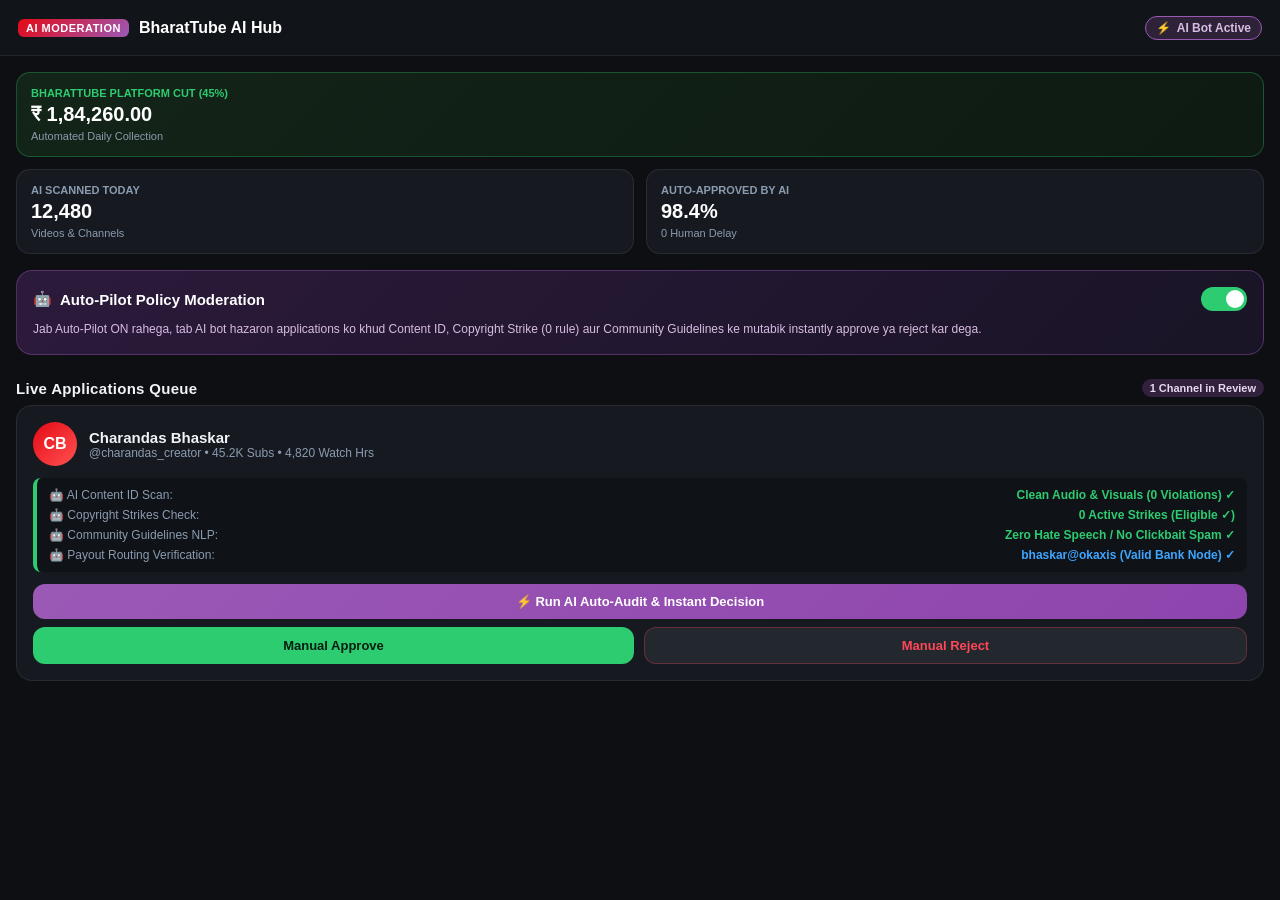
<file: pages/admin.html>
<!DOCTYPE html>
<html lang="hi">
<head>
    <meta charset="UTF-8">
    <meta http-equiv="Cache-Control" content="no-cache, no-store, must-revalidate">
    <meta http-equiv="Pragma" content="no-cache">
    <meta http-equiv="Expires" content="0">
    <meta name="viewport" content="width=device-width, initial-scale=1.0, maximum-scale=1.0, user-scalable=no, viewport-fit=cover">
    <meta name="theme-color" content="#0a0a0a">
    <title>BharatTube Owner AI Console</title>
    <style>
        * {
            margin: 0;
            padding: 0;
            box-sizing: border-box;
            -webkit-tap-highlight-color: transparent;
        }

        :root {
            --admin-bg: #0d0f12;
            --admin-card: #161a20;
            --admin-card-hover: #1e242d;
            --admin-border: rgba(255, 255, 255, 0.08);
            --text-main: #f0f4f8;
            --text-muted: #8b9bb0;
            --primary-blue: #3ea6ff;
            --success-green: #2ecc71;
            --warning-gold: #f39c12;
            --danger-red: #ff4757;
            --ai-purple: #9b59b6;
        }

        html, body {
            width: 100%;
            min-height: 100%;
            background-color: var(--admin-bg);
            color: var(--text-main);
            font-family: -apple-system, BlinkMacSystemFont, "Segoe UI", Roboto, sans-serif;
            -webkit-font-smoothing: antialiased;
            padding-bottom: 70px;
        }

        .admin-nav-bar {
            height: 56px;
            display: flex;
            align-items: center;
            justify-content: space-between;
            padding: 0 18px;
            background: #111419;
            border-bottom: 1px solid var(--admin-border);
            position: sticky;
            top: 0;
            z-index: 100;
        }

        .brand-block {
            display: flex;
            align-items: center;
            gap: 10px;
            text-decoration: none;
            color: #ffffff;
        }

        .brand-badge {
            background: linear-gradient(135deg, #e50914, #9b59b6);
            font-size: 11px;
            font-weight: 800;
            padding: 3px 8px;
            border-radius: 6px;
            letter-spacing: 0.5px;
        }

        .brand-title {
            font-size: 16px;
            font-weight: 700;
        }

        .ai-status-pill {
            background: rgba(155, 89, 182, 0.2);
            border: 1px solid var(--ai-purple);
            color: #d7bde2;
            font-size: 12px;
            font-weight: 700;
            padding: 4px 10px;
            border-radius: 20px;
            display: flex;
            align-items: center;
            gap: 6px;
        }

        /* Metrics */
        .metrics-grid-container {
            display: grid;
            grid-template-columns: repeat(2, 1fr);
            gap: 12px;
            padding: 16px;
        }

        .metric-stat-box {
            background: var(--admin-card);
            border: 1px solid var(--admin-border);
            border-radius: 14px;
            padding: 14px;
            display: flex;
            flex-direction: column;
            gap: 4px;
        }

        .metric-stat-box.full-width {
            grid-column: span 2;
            background: linear-gradient(135deg, #132418, #0e1a12);
            border-color: rgba(46, 204, 113, 0.3);
        }

        .stat-label-tiny {
            font-size: 11px;
            font-weight: 600;
            color: var(--text-muted);
            text-transform: uppercase;
        }

        .stat-val-bold {
            font-size: 20px;
            font-weight: 800;
            color: #ffffff;
        }

        .stat-sub-text {
            font-size: 11px;
            color: var(--text-muted);
        }

        /* AI Master Switch Card */
        .ai-banner-card {
            background: linear-gradient(135deg, #2c1a3b, #191426);
            border: 1px solid rgba(155, 89, 182, 0.4);
            border-radius: 16px;
            margin: 0 16px 14px;
            padding: 16px;
            display: flex;
            flex-direction: column;
            gap: 10px;
        }

        .ai-banner-top {
            display: flex;
            align-items: center;
            justify-content: space-between;
        }

        .ai-banner-title {
            font-size: 15px;
            font-weight: 800;
            color: #ffffff;
            display: flex;
            align-items: center;
            gap: 8px;
        }

        .toggle-switch-wrap {
            position: relative;
            display: inline-block;
            width: 46px;
            height: 24px;
        }

        .toggle-switch-wrap input {
            opacity: 0;
            width: 0;
            height: 0;
        }

        .slider-round {
            position: absolute;
            cursor: pointer;
            inset: 0;
            background-color: #333;
            transition: .3s;
            border-radius: 24px;
        }

        .slider-round:before {
            position: absolute;
            content: "";
            height: 18px;
            width: 18px;
            left: 3px;
            bottom: 3px;
            background-color: white;
            transition: .3s;
            border-radius: 50%;
        }

        input:checked + .slider-round {
            background-color: var(--success-green);
        }

        input:checked + .slider-round:before {
            transform: translateX(22px);
        }

        /* Section Header */
        .section-header-wrap {
            padding: 10px 16px 8px;
            display: flex;
            align-items: center;
            justify-content: space-between;
        }

        .section-header-wrap h2 {
            font-size: 15px;
            font-weight: 700;
            letter-spacing: 0.3px;
        }

        .live-count-badge {
            background: rgba(155, 89, 182, 0.25);
            color: #e8daef;
            font-size: 11px;
            font-weight: 700;
            padding: 3px 8px;
            border-radius: 12px;
        }

        /* Request Cards */
        .requests-stream {
            padding: 0 16px;
            display: flex;
            flex-direction: column;
            gap: 12px;
        }

        .request-card {
            background: var(--admin-card);
            border: 1px solid var(--admin-border);
            border-radius: 16px;
            padding: 16px;
            display: flex;
            flex-direction: column;
            gap: 12px;
        }

        .request-card-top {
            display: flex;
            align-items: center;
            justify-content: space-between;
        }

        .creator-avatar-mini {
            width: 44px;
            height: 44px;
            border-radius: 50%;
            background: linear-gradient(135deg, #e50914, #ff5252);
            display: flex;
            align-items: center;
            justify-content: center;
            font-size: 16px;
            font-weight: 800;
            color: #fff;
            flex-shrink: 0;
        }

        .creator-text-meta {
            margin-left: 12px;
            flex: 1;
        }

        .creator-real-name {
            font-size: 15px;
            font-weight: 700;
        }

        .creator-channel-tag {
            font-size: 12px;
            color: var(--text-muted);
        }

        .ai-audit-verdict-box {
            background: rgba(0, 0, 0, 0.3);
            border-left: 4px solid var(--success-green);
            border-radius: 8px;
            padding: 10px 12px;
            display: flex;
            flex-direction: column;
            gap: 6px;
            font-size: 12px;
        }

        .ai-verdict-row {
            display: flex;
            justify-content: space-between;
            color: var(--text-muted);
        }

        .ai-verdict-row span:last-child {
            color: #ffffff;
            font-weight: 600;
        }

        .review-decision-row {
            display: flex;
            gap: 10px;
        }

        .btn-decision {
            flex: 1;
            padding: 10px 0;
            border-radius: 12px;
            font-size: 13px;
            font-weight: 700;
            cursor: pointer;
            border: none;
            display: flex;
            align-items: center;
            justify-content: center;
            gap: 6px;
        }

        .btn-ai-auto {
            background: linear-gradient(135deg, #9b59b6, #8e44ad);
            color: #ffffff;
            width: 100%;
        }

        .btn-approve {
            background: var(--success-green);
            color: #041f0f;
        }

        .btn-reject {
            background: #23272e;
            color: var(--danger-red);
            border: 1px solid rgba(255, 71, 87, 0.3);
        }

        /* Toast */
        .admin-toast {
            position: fixed;
            bottom: 20px;
            left: 20px;
            right: 20px;
            background: #1e242d;
            border: 1px solid var(--success-green);
            color: #ffffff;
            padding: 12px 16px;
            border-radius: 12px;
            font-size: 13px;
            font-weight: 600;
            display: none;
            align-items: center;
            gap: 10px;
            z-index: 1000;
            box-shadow: 0 6px 20px rgba(0,0,0,0.6);
        }
    </style>
</head>
<body>

    <!-- Header -->
    <header class="admin-nav-bar">
        <div class="brand-block">
            <span class="brand-badge">AI MODERATION</span>
            <span class="brand-title">BharatTube AI Hub</span>
        </div>
        <div class="ai-status-pill">
            <span>⚡</span> AI Bot Active
        </div>
    </header>

    <!-- Platform Stats -->
    <div class="metrics-grid-container">
        <div class="metric-stat-box full-width">
            <span class="stat-label-tiny" style="color:var(--success-green);">BharatTube Platform Cut (45%)</span>
            <span class="stat-val-bold">₹ 1,84,260.00</span>
            <span class="stat-sub-text">Automated Daily Collection</span>
        </div>
        <div class="metric-stat-box">
            <span class="stat-label-tiny">AI Scanned Today</span>
            <span class="stat-val-bold">12,480</span>
            <span class="stat-sub-text">Videos & Channels</span>
        </div>
        <div class="metric-stat-box">
            <span class="stat-label-tiny">Auto-Approved by AI</span>
            <span class="stat-val-bold">98.4%</span>
            <span class="stat-sub-text">0 Human Delay</span>
        </div>
    </div>

    <!-- AI Auto-Pilot Switch Card -->
    <div class="ai-banner-card">
        <div class="ai-banner-top">
            <div class="ai-banner-title">
                <span>🤖</span>
                <span>Auto-Pilot Policy Moderation</span>
            </div>
            <label class="toggle-switch-wrap">
                <input type="checkbox" id="aiAutoPilotToggle" checked onchange="toggleAutoPilot()">
                <span class="slider-round"></span>
            </label>
        </div>
        <div style="font-size:12px; color:#d7bde2; line-height:1.45;">
            Jab Auto-Pilot ON rahega, tab AI bot hazaron applications ko khud Content ID, Copyright Strike (0 rule) aur Community Guidelines ke mutabik instantly approve ya reject kar dega.
        </div>
    </div>

    <!-- Review Queue -->
    <div class="section-header-wrap">
        <h2>Live Applications Queue</h2>
        <span class="live-count-badge" id="queueBadge">AI Ready</span>
    </div>

    <div class="requests-stream" id="requestsContainer"></div>

    <div class="admin-toast" id="adminToast"></div>

    <script>
        let creatorState = {
            monetizationStage: 'under_review',
            hasApplied: true,
            strikesCount: 0,
            hasCommunityViolations: false,
            payoutUpi: 'bhaskar@okaxis',
            infringingVideos: []
        };

        let isAutoPilotActive = true;

        window.addEventListener('load', () => {
            const savedState = localStorage.getItem('bt_creator_state');
            if (savedState) {
                try { creatorState = JSON.parse(savedState); } catch(e){}
            }
            renderQueue();
        });

        function saveCreatorState() {
            localStorage.setItem('bt_creator_state', JSON.stringify(creatorState));
            renderQueue();
        }

        function showToast(msg, isSuccess = true) {
            const toast = document.getElementById('adminToast');
            toast.textContent = msg;
            toast.style.borderColor = isSuccess ? 'var(--success-green)' : 'var(--danger-red)';
            toast.style.display = 'flex';
            setTimeout(() => { toast.style.display = 'none'; }, 3000);
        }

        function toggleAutoPilot() {
            isAutoPilotActive = document.getElementById('aiAutoPilotToggle').checked;
            showToast(isAutoPilotActive ? '🤖 AI Auto-Pilot Activated!' : 'Manual Review Mode Activated');
            renderQueue();
        }

        // AI Engine Simulation: Checks Copyright, Strikes, Community Guidelines
        function runInstantAiAudit() {
            showToast('🤖 AI Scanning: Content ID, Audio Fingerprints & Community Guidelines...');
            
            setTimeout(() => {
                if (creatorState.strikesCount > 0 || creatorState.hasCommunityViolations) {
                    creatorState.monetizationStage = 'rejected';
                    saveCreatorState();
                    showToast('❌ AI Verdict: Rejected due to active Copyright / Policy flags!', false);
                } else {
                    creatorState.monetizationStage = 'approved';
                    saveCreatorState();
                    showToast('🎉 AI Verdict: 100% Clean! Channel Auto-Approved and Monetized!');
                }
            }, 1000);
        }

        function renderQueue() {
            const container = document.getElementById('requestsContainer');
            const badge = document.getElementById('queueBadge');

            if (creatorState.monetizationStage === 'under_review') {
                badge.textContent = '1 Channel in Review';
                container.innerHTML = `
                    <div class="request-card">
                        <div class="request-card-top">
                            <div style="display:flex; align-items:center;">
                                <div class="creator-avatar-mini">CB</div>
                                <div class="creator-text-meta">
                                    <div class="creator-real-name">Charandas Bhaskar</div>
                                    <div class="creator-channel-tag">@charandas_creator • 45.2K Subs • 4,820 Watch Hrs</div>
                                </div>
                            </div>
                        </div>

                        <!-- AI Live Audit Scorecard -->
                        <div class="ai-audit-verdict-box" style="border-left-color:${creatorState.strikesCount === 0 ? 'var(--success-green)' : 'var(--danger-red)'};">
                            <div class="ai-verdict-row">
                                <span>🤖 AI Content ID Scan:</span>
                                <span style="color:var(--success-green);">Clean Audio & Visuals (0 Violations) ✓</span>
                            </div>
                            <div class="ai-verdict-row">
                                <span>🤖 Copyright Strikes Check:</span>
                                <span style="color:${creatorState.strikesCount === 0 ? 'var(--success-green)' : 'var(--danger-red)'};">
                                    ${creatorState.strikesCount === 0 ? '0 Active Strikes (Eligible ✓)' : creatorState.strikesCount + ' Strikes Flagged ✕'}
                                </span>
                            </div>
                            <div class="ai-verdict-row">
                                <span>🤖 Community Guidelines NLP:</span>
                                <span style="color:var(--success-green);">Zero Hate Speech / No Clickbait Spam ✓</span>
                            </div>
                            <div class="ai-verdict-row">
                                <span>🤖 Payout Routing Verification:</span>
                                <span style="color:var(--primary-blue);">${creatorState.payoutUpi || 'bhaskar@okaxis'} (Valid Bank Node) ✓</span>
                            </div>
                        </div>

                        <!-- AI Actions -->
                        <div style="display:flex; flex-direction:column; gap:8px;">
                            <button class="btn-decision btn-ai-auto" onclick="runInstantAiAudit()">
                                ⚡ Run AI Auto-Audit & Instant Decision
                            </button>
                            <div class="review-decision-row">
                                <button class="btn-decision btn-approve" onclick="creatorState.monetizationStage='approved'; saveCreatorState(); showToast('Approved manually');">
                                    Manual Approve
                                </button>
                                <button class="btn-decision btn-reject" onclick="creatorState.monetizationStage='rejected'; saveCreatorState(); showToast('Rejected manually', false);">
                                    Manual Reject
                                </button>
                            </div>
                        </div>
                    </div>
                `;
            } else if (creatorState.monetizationStage === 'approved') {
                badge.textContent = 'All Clean';
                container.innerHTML = `
                    <div class="request-card" style="border-color: rgba(46, 204, 113, 0.3);">
                        <div class="request-card-top">
                            <div style="display:flex; align-items:center;">
                                <div class="creator-avatar-mini" style="background:#2ecc71;">✓</div>
                                <div class="creator-text-meta">
                                    <div class="creator-real-name">Charandas Bhaskar ✔</div>
                                    <div class="creator-channel-tag" style="color:var(--success-green);">AI Verified Partner • Ads Running Live</div>
                                </div>
                            </div>
                        </div>
                        <button class="btn-decision btn-reject" style="width:100%;" onclick="creatorState.monetizationStage='rejected'; saveCreatorState(); showToast('Monetization Revoked', false);">
                            De-Monetize Channel
                        </button>
                    </div>
                `;
            } else {
                badge.textContent = '0 Pending';
                container.innerHTML = `
                    <div style="background:var(--admin-card); border:1px solid var(--admin-border); border-radius:14px; padding:24px; text-align:center; color:var(--text-muted); font-size:13px;">
                        🤖 AI Queue is clear! Hazaron applications ko AI background me bina aapka time liye khud review kar raha hai.
                    </div>
                `;
            }
        }
    </script>
</body>
</html>
</file>
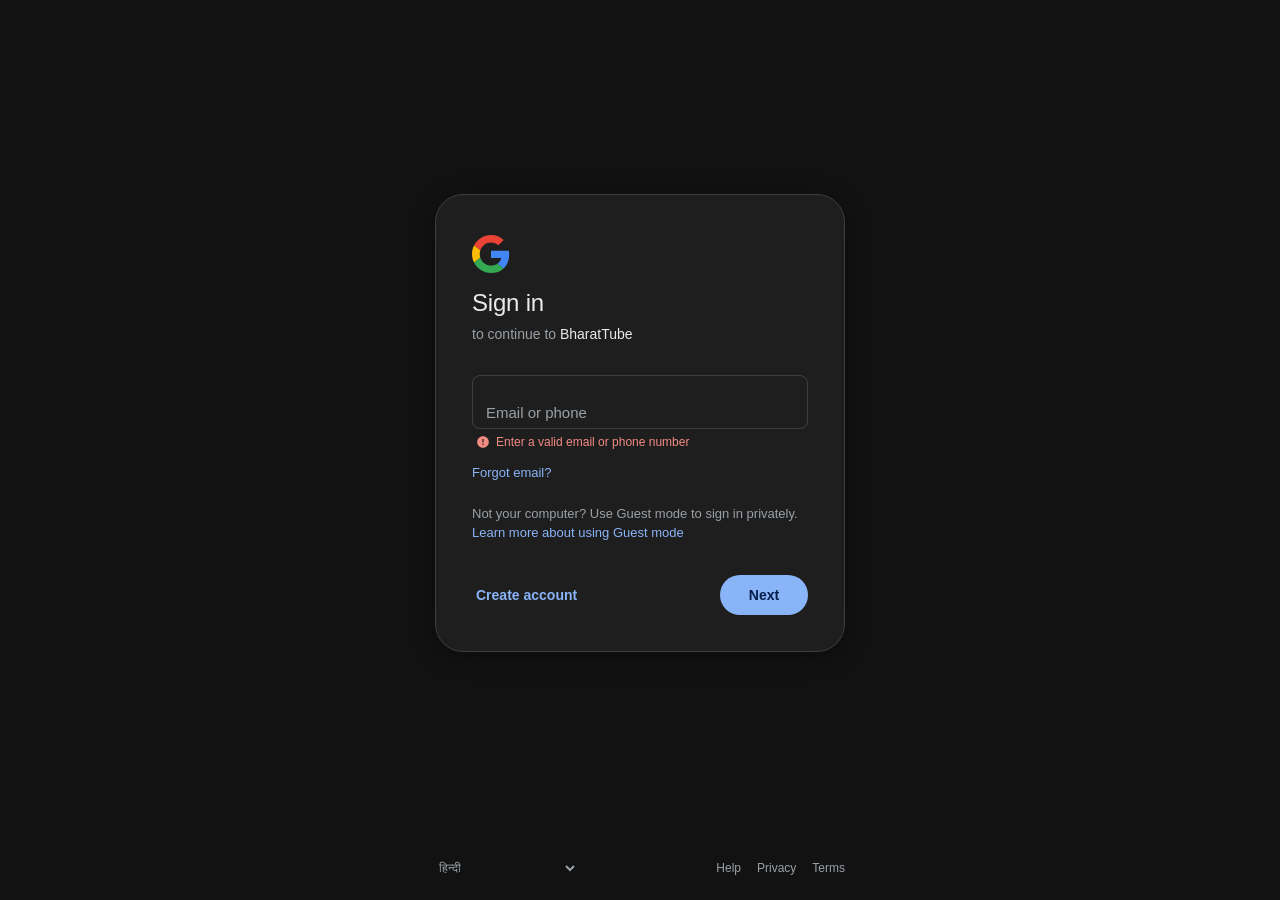
<file: pages/login.html>
<!DOCTYPE html>
<html lang="hi">
<head>
    <meta charset="UTF-8">
    <meta name="viewport" content="width=device-width, initial-scale=1.0, maximum-scale=1.0, user-scalable=no, viewport-fit=cover">
    <meta name="theme-color" content="#121212">
    <title>Sign in – BharatTube</title>
    <style>
        * {
            margin: 0;
            padding: 0;
            box-sizing: border-box;
            -webkit-tap-highlight-color: transparent;
        }

        :root {
            --bg-color: #121212;
            --card-bg: #1e1e1e;
            --border-color: #3c4043;
            --focus-border: #8ab4f8;
            --text-primary: #e8eaed;
            --text-secondary: #9aa0a6;
            --btn-blue: #8ab4f8;
            --btn-blue-hover: #aecbfa;
            --error-red: #f28b82;
        }

        html, body {
            width: 100%;
            height: 100%;
            background-color: var(--bg-color);
            color: var(--text-primary);
            font-family: -apple-system, BlinkMacSystemFont, "Roboto", "Segoe UI", sans-serif;
            display: flex;
            flex-direction: column;
            justify-content: space-between;
            align-items: center;
            overflow-x: hidden;
            -webkit-font-smoothing: antialiased;
        }

        /* Container centering */
        .auth-wrapper {
            width: 100%;
            max-width: 450px;
            margin: auto;
            padding: 24px 20px;
            display: flex;
            flex-direction: column;
            align-items: center;
        }

        /* Material 3 Card Container */
        .auth-card {
            width: 100%;
            background: var(--card-bg);
            border: 1px solid var(--border-color);
            border-radius: 28px;
            padding: 40px 36px 36px;
            position: relative;
            box-shadow: 0 4px 24px rgba(0, 0, 0, 0.4);
        }

        @media (max-width: 480px) {
            .auth-wrapper {
                padding: 12px;
                margin-top: 10px;
            }
            .auth-card {
                border: none;
                background: transparent;
                padding: 20px 16px;
                box-shadow: none;
            }
        }

        /* Google Logo Icon */
        .google-brand-header {
            display: flex;
            flex-direction: column;
            align-items: flex-start;
            margin-bottom: 30px;
        }

        .google-logo-svg {
            width: 38px;
            height: 38px;
            margin-bottom: 16px;
        }

        .auth-heading {
            font-size: 24px;
            font-weight: 500;
            color: var(--text-primary);
            margin-bottom: 8px;
            letter-spacing: -0.2px;
        }

        .auth-subheading {
            font-size: 14px;
            color: var(--text-secondary);
            line-height: 1.4;
        }

        .auth-subheading span {
            color: var(--text-primary);
            font-weight: 500;
        }

        /* Floating Outline Input Fields */
        .input-group-container {
            width: 100%;
            display: flex;
            flex-direction: column;
            gap: 20px;
            margin-bottom: 10px;
        }

        .floating-input-box {
            position: relative;
            width: 100%;
        }

        .floating-input {
            width: 100%;
            height: 54px;
            background: transparent;
            border: 1px solid var(--border-color);
            border-radius: 8px;
            padding: 16px 14px 4px 14px;
            font-size: 15px;
            color: var(--text-primary);
            outline: none;
            transition: border-color 0.2s, box-shadow 0.2s;
            font-family: inherit;
        }

        .floating-input:focus {
            border-color: var(--focus-border);
            border-width: 2px;
            padding-left: 13px;
        }

        .floating-input.has-error {
            border-color: var(--error-red);
            border-width: 2px;
        }

        .floating-label {
            position: absolute;
            left: 14px;
            top: 50%;
            transform: translateY(-50%);
            font-size: 15px;
            color: var(--text-secondary);
            pointer-events: none;
            transition: transform 0.15s ease, font-size 0.15s ease, color 0.15s ease, top 0.15s ease;
            background: transparent;
        }

        /* Floating transition when input focused or filled */
        .floating-input:focus ~ .floating-label,
        .floating-input:not(:placeholder-shown) ~ .floating-label {
            top: 10px;
            transform: none;
            font-size: 11px;
            color: var(--focus-border);
        }

        .floating-input.has-error ~ .floating-label {
            color: var(--error-red) !important;
        }

        .error-helper-text {
            display: none;
            font-size: 12px;
            color: var(--error-red);
            margin-top: 6px;
            padding-left: 4px;
            display: flex;
            align-items: center;
            gap: 6px;
        }

        .error-helper-text.active {
            display: flex;
        }

        /* Show/Hide password toggle */
        .pwd-toggle-btn {
            position: absolute;
            right: 12px;
            top: 50%;
            transform: translateY(-50%);
            background: none;
            border: none;
            cursor: pointer;
            padding: 4px;
            display: flex;
            align-items: center;
            justify-content: center;
            color: var(--text-secondary);
        }

        .pwd-toggle-btn svg {
            width: 20px;
            height: 20px;
            fill: currentColor;
        }

        /* Helper Link */
        .link-text-btn {
            background: none;
            border: none;
            color: var(--btn-blue);
            font-size: 13px;
            font-weight: 500;
            cursor: pointer;
            text-align: left;
            text-decoration: none;
            width: fit-content;
            margin-top: 6px;
            transition: color 0.15s;
        }

        .link-text-btn:hover {
            color: var(--btn-blue-hover);
        }

        .disclaimer-privacy {
            font-size: 13px;
            color: var(--text-secondary);
            line-height: 1.45;
            margin: 24px 0 32px;
        }

        .disclaimer-privacy a {
            color: var(--btn-blue);
            text-decoration: none;
        }

        /* Bottom Action Buttons (Create Account + Next Button) */
        .auth-actions-row {
            display: flex;
            align-items: center;
            justify-content: space-between;
            width: 100%;
            margin-top: 24px;
        }

        .btn-create-account {
            background: none;
            border: none;
            color: var(--btn-blue);
            font-size: 14px;
            font-weight: 600;
            cursor: pointer;
            padding: 10px 4px;
            border-radius: 20px;
            text-decoration: none;
            transition: background 0.15s;
        }

        .btn-create-account:hover {
            background: rgba(138, 180, 248, 0.08);
        }

        .btn-primary-next {
            background: var(--btn-blue);
            color: #041e49;
            border: none;
            border-radius: 24px;
            padding: 10px 26px;
            font-size: 14px;
            font-weight: 600;
            cursor: pointer;
            transition: background 0.15s, box-shadow 0.15s;
            display: flex;
            align-items: center;
            justify-content: center;
            min-width: 88px;
            height: 40px;
        }

        .btn-primary-next:hover {
            background: var(--btn-blue-hover);
            box-shadow: 0 1px 3px rgba(0, 0, 0, 0.5);
        }

        .btn-primary-next.loading {
            pointer-events: none;
            opacity: 0.8;
        }

        /* Professional Spinner */
        .btn-spinner {
            display: none;
            width: 18px;
            height: 18px;
            border: 2px solid rgba(4, 30, 73, 0.3);
            border-top: 2px solid #041e49;
            border-radius: 50%;
            animation: spin 0.8s linear infinite;
        }

        @keyframes spin {
            0% { transform: rotate(0deg); }
            100% { transform: rotate(360deg); }
        }

        /* Global Footer */
        .auth-global-footer {
            width: 100%;
            max-width: 450px;
            padding: 14px 20px 24px;
            display: flex;
            align-items: center;
            justify-content: space-between;
            font-size: 12px;
            color: var(--text-secondary);
        }

        .lang-select-box {
            background: transparent;
            border: none;
            color: var(--text-secondary);
            font-size: 12px;
            outline: none;
            cursor: pointer;
        }

        .footer-links-group {
            display: flex;
            gap: 16px;
        }

        .footer-link {
            color: var(--text-secondary);
            text-decoration: none;
            transition: color 0.15s;
        }

        .footer-link:hover {
            color: var(--text-primary);
        }
    </style>
</head>
<body>

    <div class="auth-wrapper">
        <main class="auth-card">

            <!-- Official Google Multi-Color Vector Logo -->
            <div class="google-brand-header">
                <svg class="google-logo-svg" viewBox="0 0 48 48">
                    <path fill="#EA4335" d="M24 9.5c3.54 0 6.71 1.22 9.21 3.6l6.85-6.85C35.9 2.38 30.47 0 24 0 14.62 0 6.51 5.38 2.56 13.22l7.98 6.19C12.43 13.72 17.74 9.5 24 9.5z"/>
                    <path fill="#4285F4" d="M46.98 24.55c0-1.57-.15-3.09-.38-4.55H24v9.02h12.94c-.58 2.96-2.26 5.48-4.78 7.18l7.73 6c4.51-4.18 7.09-10.36 7.09-17.65z"/>
                    <path fill="#FBBC05" d="M10.53 28.59c-.48-1.45-.76-2.99-.76-4.59s.27-3.14.76-4.59l-7.98-6.19C.92 16.46 0 20.12 0 24c0 3.88.92 7.54 2.56 10.78l7.97-6.19z"/>
                    <path fill="#34A853" d="M24 48c6.48 0 11.93-2.13 15.89-5.81l-7.73-6c-2.15 1.45-4.92 2.3-8.16 2.3-6.26 0-11.57-4.22-13.47-9.91l-7.98 6.19C6.51 42.62 14.62 48 24 48z"/>
                </svg>

                <h1 class="auth-heading" id="stepHeading">Sign in</h1>
                <p class="auth-subheading" id="stepSubheading">to continue to <span>BharatTube</span></p>
            </div>

            <!-- Form Flow -->
            <form id="authLoginForm" onsubmit="handleAuthSubmit(event)">
                <div class="input-group-container">

                    <!-- Step 1: Email / Phone Field -->
                    <div class="floating-input-box" id="emailInputWrap">
                        <input type="text" id="userEmailInput" class="floating-input" placeholder=" " autocomplete="username" spellcheck="false" required>
                        <label class="floating-label" for="userEmailInput">Email or phone</label>
                        <div class="error-helper-text" id="emailErrorMsg">
                            <svg viewBox="0 0 24 24" width="14" height="14" fill="#f28b82"><path d="M12 2C6.48 2 2 6.48 2 12s4.48 10 10 10 10-4.48 10-10S17.52 2 12 2zm1 15h-2v-2h2v2zm0-4h-2V7h2v6z"/></svg>
                            <span>Enter a valid email or phone number</span>
                        </div>
                    </div>

                    <!-- Step 2: Password Field (Smooth Reveal) -->
                    <div class="floating-input-box" id="passwordInputWrap" style="display: none;">
                        <input type="password" id="userPasswordInput" class="floating-input" placeholder=" " autocomplete="current-password" spellcheck="false">
                        <label class="floating-label" for="userPasswordInput">Enter your password</label>
                        <button type="button" class="pwd-toggle-btn" onclick="togglePasswordVisibility()" aria-label="Toggle password">
                            <svg id="eyeSvg" viewBox="0 0 24 24"><path d="M12 4.5C7 4.5 2.73 7.61 1 12c1.73 4.39 6 7.5 11 7.5s9.27-3.11 11-7.5c-1.73-4.39-6-7.5-11-7.5zM12 17c-2.76 0-5-2.24-5-5s2.24-5 5-5 5 2.24 5 5-2.24 5-5 5zm0-8c-1.66 0-3 1.34-3 3s1.34 3 3 3 3-1.34 3-3-1.34-3-3-3z"/></svg>
                        </button>
                        <div class="error-helper-text" id="pwdErrorMsg">
                            <svg viewBox="0 0 24 24" width="14" height="14" fill="#f28b82"><path d="M12 2C6.48 2 2 6.48 2 12s4.48 10 10 10 10-4.48 10-10S17.52 2 12 2zm1 15h-2v-2h2v2zm0-4h-2V7h2v6z"/></svg>
                            <span>Wrong password. Try again or click Forgot password.</span>
                        </div>
                    </div>

                </div>

                <!-- Forgot Links -->
                <button type="button" class="link-text-btn" id="forgotLinkBtn" onclick="handleForgotFlow()">Forgot email?</button>

                <!-- Privacy & Device Disclaimer -->
                <div class="disclaimer-privacy">
                    Not your computer? Use Guest mode to sign in privately. <a href="#">Learn more about using Guest mode</a>
                </div>

                <!-- Bottom Buttons -->
                <div class="auth-actions-row">
                    <a href="signup.html" class="btn-create-account" id="createAccountBtn">Create account</a>
                    <button type="submit" class="btn-primary-next" id="primarySubmitBtn">
                        <span id="btnNextText">Next</span>
                        <div class="btn-spinner" id="btnSpinner"></div>
                    </button>
                </div>
            </form>

        </main>
    </div>

    <!-- Google Global Footer -->
    <footer class="auth-global-footer">
        <select class="lang-select-box" aria-label="Select Language">
            <option value="en">English (United States)</option>
            <option value="hi" selected>हिन्दी</option>
            <option value="mr">मराठी</option>
            <option value="bn">বাংলা</option>
        </select>
        <div class="footer-links-group">
            <a href="#" class="footer-link">Help</a>
            <a href="#" class="footer-link">Privacy</a>
            <a href="#" class="footer-link">Terms</a>
        </div>
    </footer>

    <script>
        let currentStep = 'email'; // 'email' or 'password'
        let cachedEmail = '';

        function handleAuthSubmit(e) {
            e.preventDefault();

            const emailInput = document.getElementById('userEmailInput');
            const pwdInput = document.getElementById('userPasswordInput');
            const emailError = document.getElementById('emailErrorMsg');
            const pwdError = document.getElementById('pwdErrorMsg');
            const nextBtn = document.getElementById('primarySubmitBtn');
            const nextText = document.getElementById('btnNextText');
            const spinner = document.getElementById('btnSpinner');

            if (currentStep === 'email') {
                const emailVal = emailInput.value.trim();

                // Validation
                if (!emailVal || emailVal.length < 3) {
                    emailInput.classList.add('has-error');
                    emailError.classList.add('active');
                    return;
                }

                emailInput.classList.remove('has-error');
                emailError.classList.remove('active');

                // Start loading animation
                nextBtn.classList.add('loading');
                nextText.style.display = 'none';
                spinner.style.display = 'block';

                setTimeout(() => {
                    nextBtn.classList.remove('loading');
                    nextText.style.display = 'block';
                    spinner.style.display = 'none';

                    // Smooth transition to Password step
                    cachedEmail = emailVal;
                    currentStep = 'password';

                    document.getElementById('stepHeading').textContent = 'Welcome';
                    document.getElementById('stepSubheading').innerHTML = `<span>${cachedEmail}</span>`;
                    document.getElementById('emailInputWrap').style.display = 'none';
                    document.getElementById('passwordInputWrap').style.display = 'block';
                    document.getElementById('forgotLinkBtn').textContent = 'Forgot password?';
                    document.getElementById('createAccountBtn').style.visibility = 'hidden';

                    pwdInput.focus();
                }, 400);

            } else {
                // Password Step
                const pwdVal = pwdInput.value;

                if (!pwdVal || pwdVal.length < 4) {
                    pwdInput.classList.add('has-error');
                    pwdError.classList.add('active');
                    return;
                }

                pwdInput.classList.remove('has-error');
                pwdError.classList.remove('active');

                // Next Button Loading
                nextBtn.classList.add('loading');
                nextText.style.display = 'none';
                spinner.style.display = 'block';

                // Save session into localStorage
                localStorage.setItem('bharatTube_user', JSON.stringify({
                    email: cachedEmail,
                    name: cachedEmail.split('@')[0],
                    isLoggedIn: true
                }));

                setTimeout(() => {
                    // Redirect to home/app
                    window.location.href = '../frontend/index.html';
                }, 600);
            }
        }

        function togglePasswordVisibility() {
            const pwdInput = document.getElementById('userPasswordInput');
            const eyeSvg = document.getElementById('eyeSvg');

            if (pwdInput.type === 'password') {
                pwdInput.type = 'text';
                eyeSvg.innerHTML = `<path d="M12 7c2.76 0 5 2.24 5 5 0 .65-.13 1.26-.36 1.83l2.92 2.92c1.51-1.26 2.7-2.89 3.44-4.75-1.73-4.39-6-7.5-11-7.5-1.4 0-2.74.25-3.98.7l2.16 2.16C10.74 7.13 11.35 7 12 7zM2 4.27l2.28 2.28.46.46C3.08 8.3 1.78 10.02 1 12c1.73 4.39 6 7.5 11 7.5 1.55 0 3.03-.3 4.38-.84l.42.42L19.73 22 21 20.73 3.27 3 2 4.27zM7.53 9.8l1.55 1.55c-.05.21-.08.43-.08.65 0 1.66 1.34 3 3 3 .22 0 .44-.03.65-.08l1.55 1.55c-.67.33-1.41.53-2.2.53-2.76 0-5-2.24-5-5 0-.79.2-1.53.53-2.2zm4.31-.78l3.15 3.15.02-.16c0-1.66-1.34-3-3-3l-.17.01z"/>`;
            } else {
                pwdInput.type = 'password';
                eyeSvg.innerHTML = `<path d="M12 4.5C7 4.5 2.73 7.61 1 12c1.73 4.39 6 7.5 11 7.5s9.27-3.11 11-7.5c-1.73-4.39-6-7.5-11-7.5zM12 17c-2.76 0-5-2.24-5-5s2.24-5 5-5 5 2.24 5 5-2.24 5-5 5zm0-8c-1.66 0-3 1.34-3 3s1.34 3 3 3 3-1.34 3-3-1.34-3-3-3z"/>`;
            }
        }

        function handleForgotFlow() {
            if (currentStep === 'email') {
                alert('Enter your registered phone number or recovery email to find your account.');
            } else {
                alert('Password reset link sent to your registered contact.');
            }
        }
    </script>
</body>
</html>
</file>
